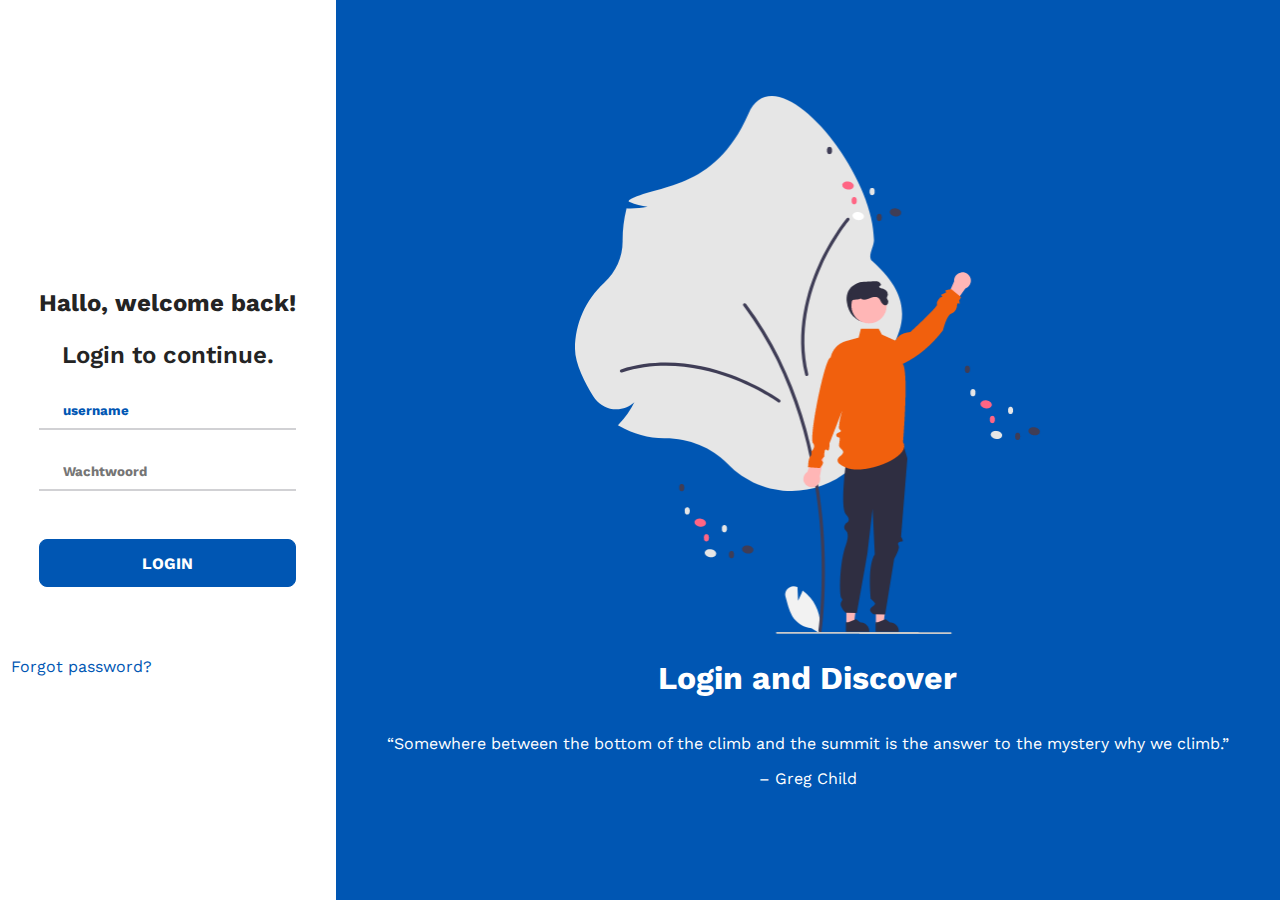
<file: static/login/login.html>
<!DOCTYPE html>
<html lang="en">
	<head>
		<meta charset="UTF-8" />
		<meta http-equiv="X-UA-Compatible" content="IE=edge" />
		<meta name="viewport" content="width=device-width, initial-scale=1.0" />
		<link
			href="./login.css"
			rel="stylesheet"
			type="text/css"
			data-preload="true" />
		<title>Login</title>
	</head>
	<body>
		<div class="o-container">
			<div class="c-login-container">
				<div class="c-filler-mobile">
					<img
						class="c-filler-picture-mobile"
						src="login.png"
						width="466.424"
						height="538" />
				</div>
				<div class="c-login">
					<form action="/login" method="POST" class="login-form">
						<div class="intro" id="intro">
							<h2>Hallo, welcome back!</h2>
							<p>Login to continue.</p>
						</div>
						<div class="entry-item">
							<input
								type="email"
								name="username"
								id="signInName"
								placeholder="username"
								required />
						</div>
						<div class="entry-item">
							<input
								type="password"
								name="password"
								id="password"
								placeholder="Wachtwoord"
								required />
						</div>
						<div class="buttons">
							<button type="submit" id="continue">Login</button>
						</div>
						<div class="attrEntry">
							<a href="#" id="forgotPassword">Forgot password?</a>
						</div>
					</form>
				</div>
			</div>
			<div class="c-filler">
				<div class="c-filler-picture">
					<img src="login.png" width="466.424" height="538" />
				</div>
				<div class="c-filler-title">
					<h1 class="c-filler-title-text">Login and Discover</h1>
				</div>
				<div class="c-filler-quote">
					<p class="c-filler-quote-text">
						“Somewhere between the bottom of the climb and the summit is the
						answer to the mystery why we climb.”
					</p>
					<p class="c-filler-quote-author">– Greg Child</p>
				</div>
			</div>
		</div>
		<script>
			console.log('test');
		</script>
	</body>
</html>
</file>
<file: static/login/login.css>
@import url('https://fonts.googleapis.com/css2?family=Work+Sans:wght@400;500;700&display=swap');
:root {
	--global-background-color: #0056b3;
	--global-text-color: #242424;
}
html.swal2-shown,
body.swal2-shown {
	overflow-y: hidden !important;
	height: 100vh;
}
.swal2-height-auto {
	height: 100vh !important;
}
html {
	color: white;
	font-family: 'Work Sans', sans-serif;
}
body {
	height: 100vh;
	width: 100vw;
	margin: 0;
}
.c-filler {
	background-color: var(--global-background-color);
}

.o-container {
	width: 100%;
	height: 100%;
	display: flex;
	flex-direction: row;
}
.c-login-container {
	flex-grow: 1;
	max-width: 680px;
	height: 100%;
	color: var(--global-text-color);
	display: flex;
	flex-direction: column;
	justify-content: center;
	align-items: center;
}
.c-login {
	display: flex;
	justify-content: center;
	width: 310px;
	border-radius: 12px;
}
.c-filler {
	flex-grow: 4;
	display: flex;
	flex-direction: column;
	text-align: center;
	flex-wrap: wrap;
	justify-content: center;
	align-items: center;
}
h1 {
	text-align: center;
}
label {
	font-size: 0.85rem;
	text-transform: uppercase;
	padding-bottom: 12px;
}
.intro p {
	font-size: x-large;
	font-weight: 600;
	text-align: center;
}
.intro h2 {
	text-align: center;
}
.helpLink {
	display: none;
}
.entry {
	margin-left: auto;
	margin-right: auto;
}
.divider h2 {
	text-align: center;
}
.create {
	margin-left: auto;
	margin-right: auto;
	text-align: center;
}
.intro {
	content: '<h2>Hallo, welkom terug!</h2> <p>Login om door te gaan.</p>';
}
input {
	font-family: 'Work Sans', sans-serif;
	border: none;
	border-bottom: 2px solid #d1d1d4;
	background: none;
	padding: 10px;
	padding-left: 24px;
	font-weight: 700;
	transition: 0.2s;
}
#api {
	padding: 24px;
	max-width: 90vw;
}

input:active,
input:focus,
input:hover {
	outline: none;
	border-bottom-color: #0056b3;
}
#continue,
#cancel,
#next {
	font-family: 'Work Sans', sans-serif;
	background: #0056b3;
	font-size: 16px;

	border-radius: 8px;
	text-transform: uppercase;
	border: 1px solid #0056b3;
	font-weight: 700;
	width: 100%;
	height: 48px;
	color: white;
	cursor: pointer;
	transition: 0.2s;
}

#continue:active,
#next:active,
#cancel:active,
#continue:focus,
#next:focus,
#cancel:focus,
#continue:hover,
#next:hover,
#cancel:hover {
	border-color: #0056b3;
	outline: none;
	background-color: white;
	color: #0056b3;
}
.buttons {
	display: flex;
	justify-content: center;
	margin-top: 48px;
}

/* label {
	display: none;
} */
/* label[for='signInName'] {
	display: inline-block;
	height: 30px;
	width: 27px;
	position: absolute;
	top: 2px;
	content: url('https://customloginupwall.blob.core.windows.net/root/email.png');
}

label[for='password'] {
	display: inline-block;
	height: 30px;
	width: 27px;
	position: absolute;
	top: 24px;
	content: url('https://customloginupwall.blob.core.windows.net/root/password.png'); */
/* } */

#forgotPassword {
	position: relative;
	float: right;
	top: 70px;
	right: 28px;
}
#signInName::placeholder {
	color: #0056b3;
}
.entry-item {
	/* position: relative; */
	display: flex;
	flex-direction: column;
	justify-content: center;
	margin-bottom: 24px;
}
.intro p {
	display: block;
}
.intro h2 {
	display: block;
}
ul {
	text-decoration: none;
	padding: 0;
}
ul li {
	list-style: none;
	display: flex;
	flex-direction: column;
	justify-content: center;
}
.attrEntry {
	display: flex;
	flex-direction: column;
	justify-content: center;
	margin-bottom: 24px;
}
/* .password-label::before {
	display: inline-block;
	height: 30px;
	width: 30px;
	position: relative;
	top: 20px;
	content: url('https://customloginupwall.blob.core.windows.net/root/password.png');
} */
a {
	text-decoration: none;
	color: #0056b3;
}

@media (max-width: 990px) {
	.c-filler {
		display: none;
	}
	.c-login-container {
		max-width: 100%;
	}
	.c-login {
		-webkit-box-shadow: 3px 3px 15px 0px rgba(0, 86, 179, 1);
		-moz-box-shadow: 3px 3px 15px 0px rgba(0, 86, 179, 1);
		box-shadow: 3px 3px 15px 0px rgba(0, 86, 179, 1);
	}
}
.c-filler-mobile {
	display: flex;
	flex-direction: column;
	justify-content: center;
	align-items: center;
}
.c-filler-picture-mobile {
	width: 40%;
	height: auto;
}

@media (min-width: 990px) {
	.c-filler-mobile {
		display: none;
	}
}
/* Add additional CSS for the toggle button if needed */
.toggle-password {
	cursor: pointer;
	position: absolute;
	right: 10px;
	top: 10px;
}
</file>
